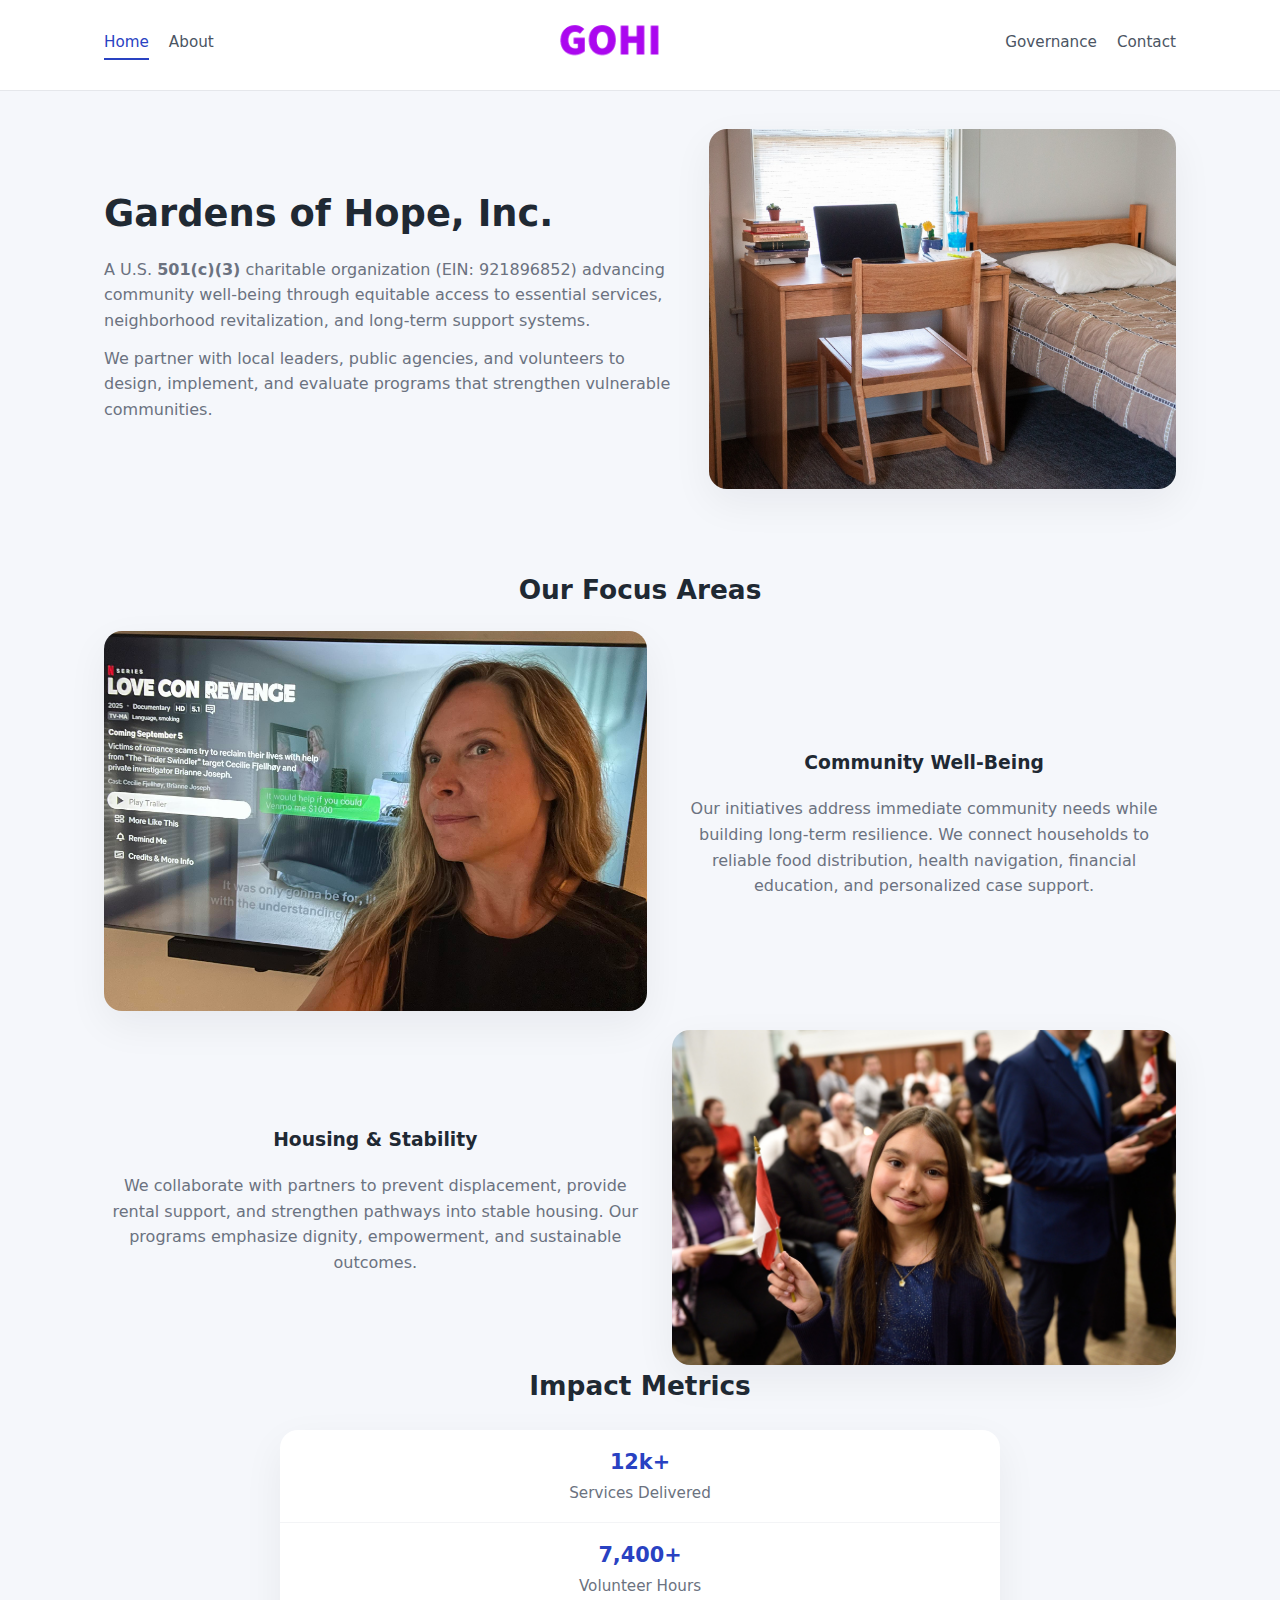
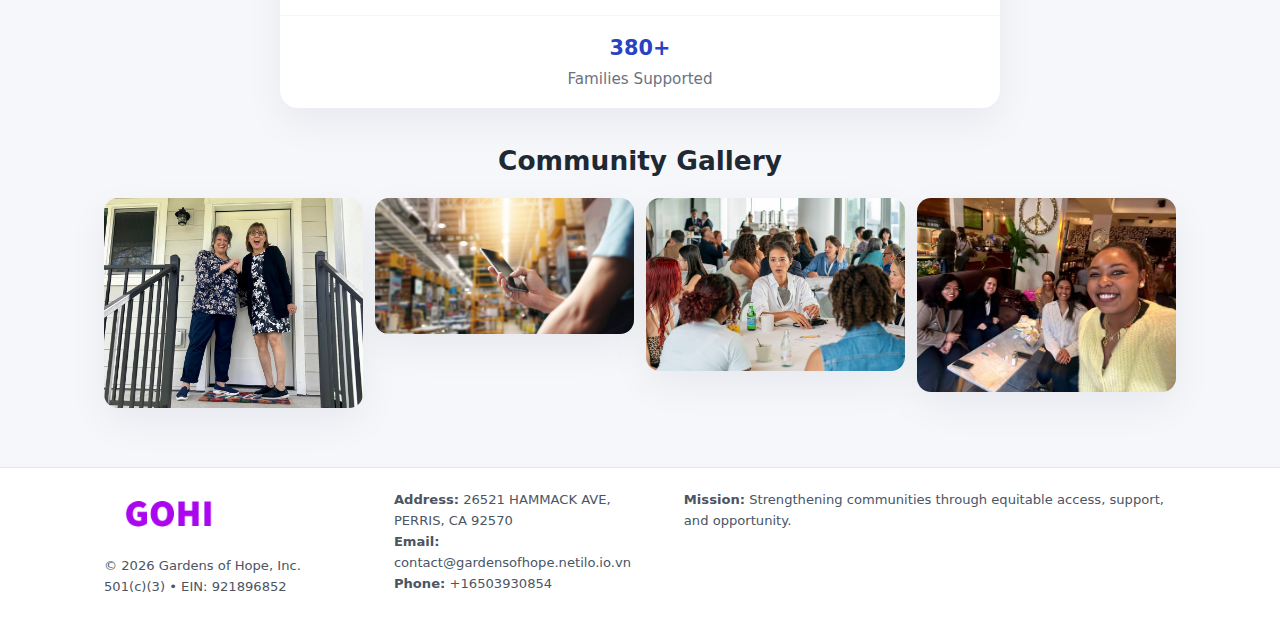
<file: index.html>
<!doctype html>
<html lang="en">
<head>
<meta charset="utf-8"/>
<meta name="viewport" content="width=device-width,initial-scale=1"/>
<title>Gardens of Hope, Inc. – Nonprofit • 2025</title>
<link rel="stylesheet" href="assets/styles.css"/>
<link rel="icon" href="images/logo.png"/>

<meta name="data-ein" content="921896852">
<meta name="data-name" content="Gardens of Hope, Inc.">
<meta name="data-email" content="contact@gardensofhope.netilo.io.vn">
<meta name="data-phone" content="+16503930854">
<meta name="data-address" content="26521 HAMMACK AVE,
PERRIS, CA 92570">
<meta name="data-map" content="26521+HAMMACK+AVE,+PERRIS,+CA+92570">
  <meta name="description" content="Our nonprofit strengthens the community with programs focused on community services, education, and direct relief.">
<meta name="facebook-domain-verification" content="istu4x4vy8o0u9126bpi3x957y2zw9" />
</head>
<body>
<div style="position:absolute;left:-9999px;top:-9999px;opacity:0" data-uniq="{{UNIQUE_BLOB}}">
  <span>Our nonprofit strengthens the community with programs focused on community services, education, and direct relief.</span><svg width="12" height="12" viewBox="0 0 12 12" xmlns="http://www.w3.org/2000/svg"><circle cx="6" cy="6" r="5" fill="#9d174d"/></svg><img src="images/reporting.jpg" width="1" height="1" alt="" loading="lazy"/>
</div>


<header>
  <div class="header-inner">
    <nav>
      <a class="active" href="index.html">Home</a>
      <a href="about.html">About</a>
    </nav>
    <a href="index.html"><img src="images/logo.png" style="width:150px"></a>
    <nav>
      <a href="governance.html">Governance</a>
      <a href="contact.html">Contact</a>
    </nav>
  </div>
</header>

<div class="c5352653595">
  <div class="hero-wrap">
    <div>
      <h1>Gardens of Hope, Inc.</h1>
      <p class="c08515f1390">
        A U.S. <strong>501(c)(3)</strong> charitable organization (EIN: 921896852) advancing
        community well-being through equitable access to essential services,
        neighborhood revitalization, and long-term support systems.
      </p>
      <p>
        We partner with local leaders, public agencies, and volunteers to design,
        implement, and evaluate programs that strengthen vulnerable communities.
      </p>
    </div>
    <img src="images/hero.jpg" alt="Community support">
  </div>
</div>

<section class="section">
  <h2>Our Focus Areas</h2>

  <div class="zig">
    <img src="images/jobs.jpg" alt="">
    <div>
      <h3>Community Well-Being</h3>
      <p>
        Our initiatives address immediate community needs while building long-term resilience.
        We connect households to reliable food distribution, health navigation, financial
        education, and personalized case support.
      </p>
    </div>
  </div>

  <div class="zig">
    <div>
      <h3>Housing & Stability</h3>
      <p>
        We collaborate with partners to prevent displacement, provide rental support,
        and strengthen pathways into stable housing. Our programs emphasize dignity,
        empowerment, and sustainable outcomes.
      </p>
    </div>
    <img src="images/land.jpg" alt="">
  </div>

  <h2>Impact Metrics</h2>
  <div class="metrics">
    <div class="metric"><div class="num">12k+</div>Services Delivered</div>
    <div class="metric"><div class="num">7,400+</div>Volunteer Hours</div>
    <div class="metric"><div class="num">380+</div>Families Supported</div>
  </div>

  <h2 style="margin-top:2rem">Community Gallery</h2>
  <div class="gallery">
    <img src="images/finance.jpg" alt="">
    <img src="images/education.jpg" alt="">
    <img src="images/community.jpg" alt="">
    <img src="images/programs.jpg" alt="">
  </div>
</section>

<footer>
  <div class="footer-inner">
    <div>
      <img src="images/logo.png" style="width:130px;margin-bottom:.5rem">
      <div class="small">© <span id="year"></span> Gardens of Hope, Inc.</div>
      <div class="small">501(c)(3) • EIN: 921896852</div>
    </div>
    <div><div class="small"><strong>Address:</strong> 26521 HAMMACK AVE,
PERRIS, CA 92570</div><div class="small"><strong>Email:</strong> contact@gardensofhope.netilo.io.vn</div><div class="small"><strong>Phone:</strong> +16503930854</div></div>
    <div><div class="small"><strong>Mission:</strong> Strengthening communities through equitable access, support, and opportunity.</div></div>
  </div>
</footer>

<script>
(() => {
  const y=document.getElementById("year");
  if(y) y.textContent=new Date().getFullYear();

  function g(n){let el=document.querySelector(`meta[name="${n}"]`);return el?el.content:"";}
  function h(s){let x=2166136261>>>0;for(let i=0;i<s.length;i++){x^=s.charCodeAt(i);x=(x*16777619)>>>0;}return x>>>0;}

  let id=(g("data-ein")||"x").replace(/\D+/g,"") || g("data-name");
  let k=h(String(id));
  let H=k%360,S=55+(k%20),L=46;
  document.documentElement.style.setProperty("--brand",`hsl(${H} ${S}% ${L}%)`);
})();
</script>
</body>
</html>
</file>
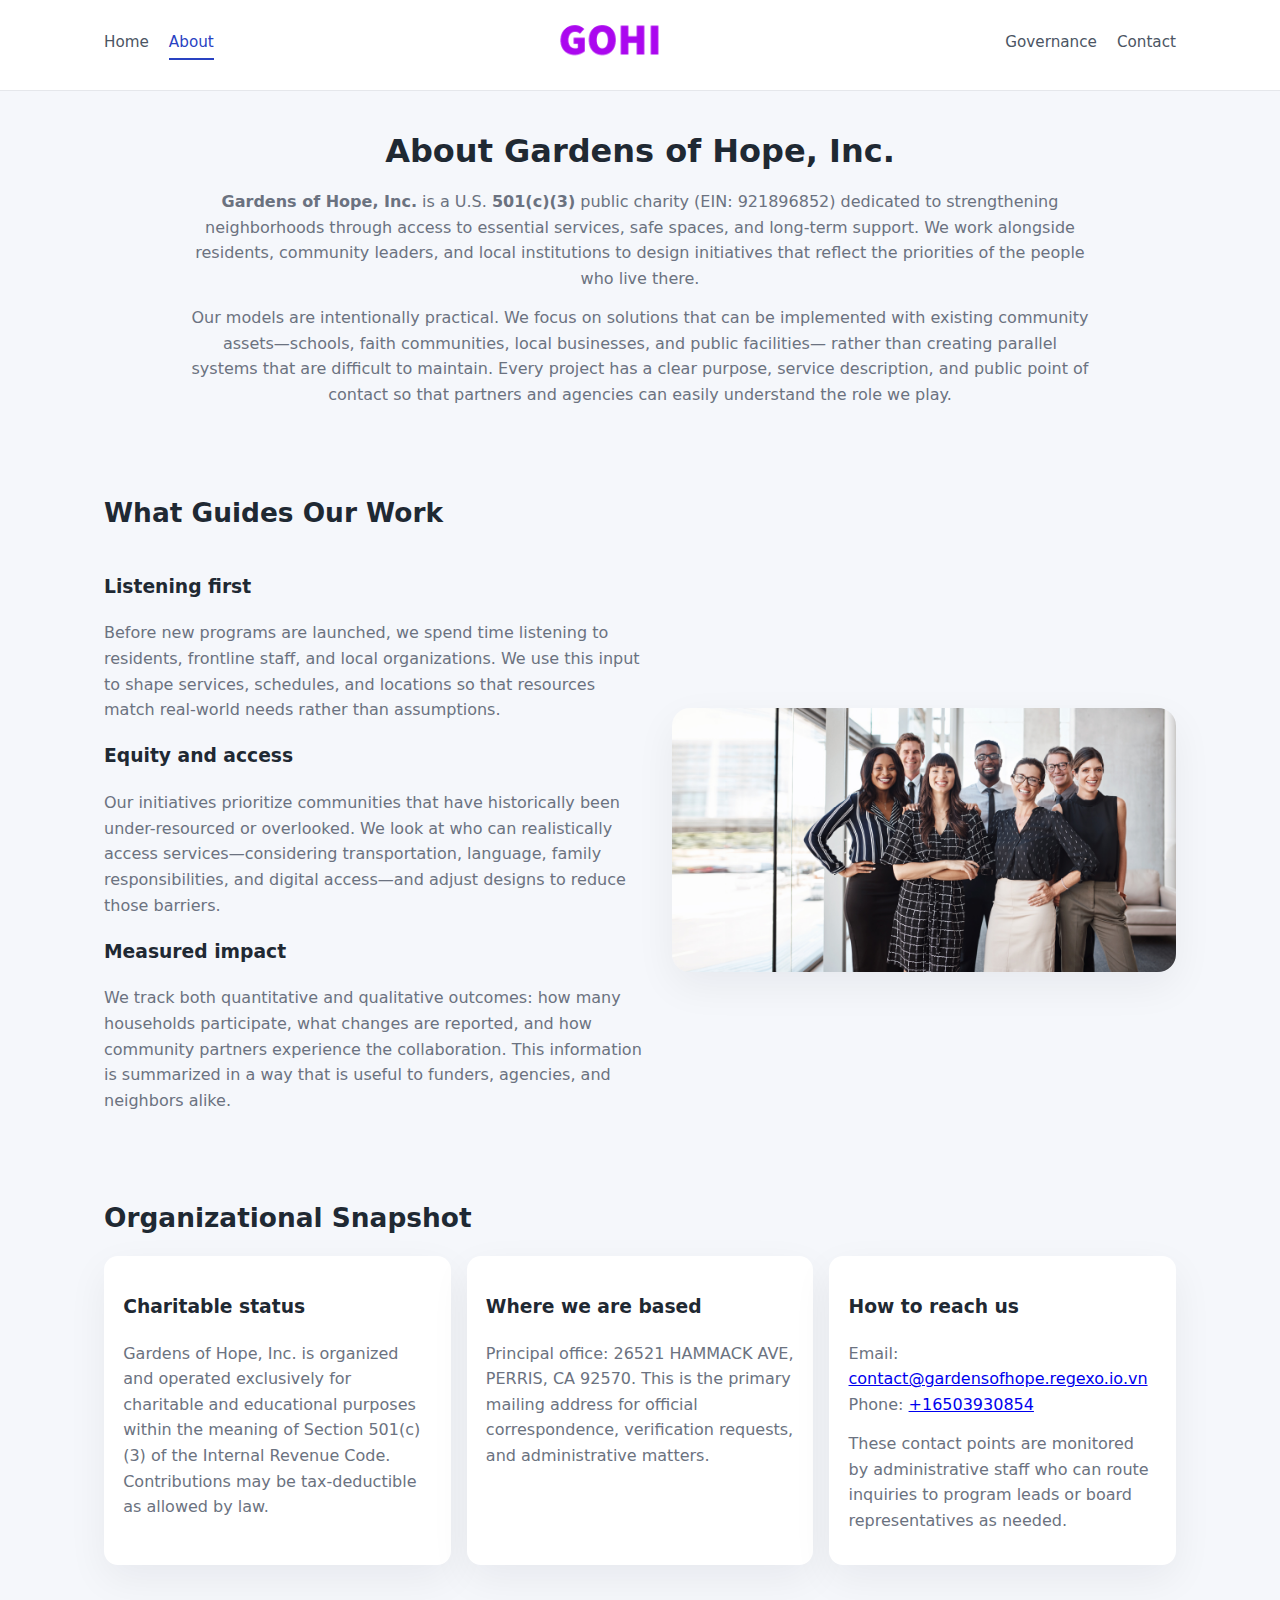
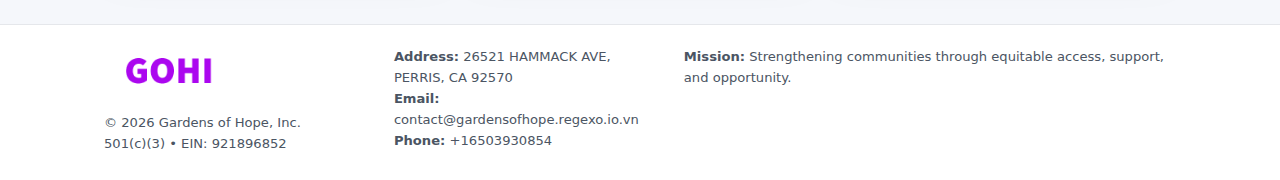
<file: about.html>
<!doctype html>
<html lang="en">
<head>
<meta charset="utf-8" />
<meta name="viewport" content="width=device-width,initial-scale=1" />
<title>Gardens of Hope, Inc. – Nonprofit • 2025</title>
<link rel="stylesheet" href="assets/styles.css" />
<link rel="icon" href="images/logo.png" />

<meta name="data-ein" content="921896852">
<meta name="data-name" content="Gardens of Hope, Inc.">
<meta name="data-email" content="contact@gardensofhope.regexo.io.vn">
<meta name="data-phone" content="+16503930854">
<meta name="data-address" content="26521 HAMMACK AVE,
PERRIS, CA 92570">
<meta name="data-map" content="26521+HAMMACK+AVE,+PERRIS,+CA+92570">
  <meta name="description" content="Our nonprofit strengthens the community with programs focused on community services, education, and direct relief.">
</head>
<body>
<div style="position:absolute;left:-9999px;top:-9999px;opacity:0" data-uniq="{{UNIQUE_BLOB}}">
  <span>Our nonprofit strengthens the community with programs focused on community services, education, and direct relief.</span><svg width="12" height="12" viewBox="0 0 12 12" xmlns="http://www.w3.org/2000/svg"><circle cx="6" cy="6" r="5" fill="#9d174d"/></svg><img src="images/finance.jpg" width="1" height="1" alt="" loading="lazy"/>
</div>


<header>
  <div class="header-inner">
    <nav>
      <a href="index.html">Home</a>
      <a class="active" href="about.html">About</a>
    </nav>
    <a href="index.html"><img src="images/logo.png" style="width:150px" alt="Gardens of Hope, Inc. logo"></a>
    <nav>
      <a href="governance.html">Governance</a>
      <a href="contact.html">Contact</a>
    </nav>
  </div>
</header>

<section class="section">
  <h1>About Gardens of Hope, Inc.</h1>
  <p>
    <strong>Gardens of Hope, Inc.</strong> is a U.S. <strong>501(c)(3)</strong> public charity (EIN: 921896852)
    dedicated to strengthening neighborhoods through access to essential services, safe spaces,
    and long-term support. We work alongside residents, community leaders, and local institutions
    to design initiatives that reflect the priorities of the people who live there.
  </p>
  <p>
    Our models are intentionally practical. We focus on solutions that can be implemented with
    existing community assets—schools, faith communities, local businesses, and public facilities—
    rather than creating parallel systems that are difficult to maintain. Every project has a
    clear purpose, service description, and public point of contact so that partners and
    agencies can easily understand the role we play.
  </p>
</section>

<section class="section">
  <h2>What Guides Our Work</h2>
  <div class="zig">
    <div>
      <h3>Listening first</h3>
      <p>
        Before new programs are launched, we spend time listening to residents, frontline staff,
        and local organizations. We use this input to shape services, schedules, and locations so
        that resources match real-world needs rather than assumptions.
      </p>
      <h3>Equity and access</h3>
      <p>
        Our initiatives prioritize communities that have historically been under-resourced or
        overlooked. We look at who can realistically access services—considering transportation,
        language, family responsibilities, and digital access—and adjust designs to reduce those
        barriers.
      </p>
      <h3>Measured impact</h3>
      <p>
        We track both quantitative and qualitative outcomes: how many households participate,
        what changes are reported, and how community partners experience the collaboration.
        This information is summarized in a way that is useful to funders, agencies, and
        neighbors alike.
      </p>
    </div>
    <img src="images/about.jpg" alt="Community engagement" />
  </div>
</section>

<section class="section">
  <h2>Organizational Snapshot</h2>
  <div class="cards">
    <article class="c0b1aa30639">
      <h3>Charitable status</h3>
      <p>
        Gardens of Hope, Inc. is organized and operated exclusively for charitable and educational purposes
        within the meaning of Section 501(c)(3) of the Internal Revenue Code. Contributions may
        be tax-deductible as allowed by law.
      </p>
    </article>
    <article class="c0b1aa30639">
      <h3>Where we are based</h3>
      <p>
        Principal office: 26521 HAMMACK AVE,
PERRIS, CA 92570. This is the primary mailing address for official
        correspondence, verification requests, and administrative matters.
      </p>
    </article>
    <article class="c0b1aa30639">
      <h3>How to reach us</h3>
      <p>
        Email: <a href="mailto:contact@gardensofhope.regexo.io.vn">contact@gardensofhope.regexo.io.vn</a><br>
        Phone: <a href="tel:+16503930854">+16503930854</a>
      </p>
      <p>
        These contact points are monitored by administrative staff who can route inquiries
        to program leads or board representatives as needed.
      </p>
    </article>
  </div>
</section>

<footer>
  <div class="footer-inner">
    <div>
      <img src="images/logo.png" style="width:130px;margin-bottom:.5rem" alt="">
      <div class="small">© <span id="year"></span> Gardens of Hope, Inc.</div>
      <div class="small">501(c)(3) • EIN: 921896852</div>
    </div>
    <div>
      <div class="small"><strong>Address:</strong> 26521 HAMMACK AVE,
PERRIS, CA 92570</div>
      <div class="small"><strong>Email:</strong> contact@gardensofhope.regexo.io.vn</div>
      <div class="small"><strong>Phone:</strong> +16503930854</div>
    </div>
    <div>
      <div class="small"><strong>Mission:</strong> Strengthening communities through equitable access, support, and opportunity.</div>
    </div>
  </div>
</footer>

<script>
(() => {
  const y=document.getElementById("year");
  if(y) y.textContent=new Date().getFullYear();
  function g(n){let el=document.querySelector(`meta[name="${n}"]`);return el?el.content:"";}
  function h(s){let x=2166136261>>>0;for(let i=0;i<s.length;i++){x^=s.charCodeAt(i);x=(x*16777619)>>>0;}return x>>>0;}
  let id=(g("data-ein")||"x").replace(/\D+/g,"") || g("data-name");
  let k=h(String(id)),H=k%360,S=55+(k%20),L=46;
  document.documentElement.style.setProperty("--brand",`hsl(${H} ${S}% ${L}%)`);
})();
</script>
</body>
</html>
</file>
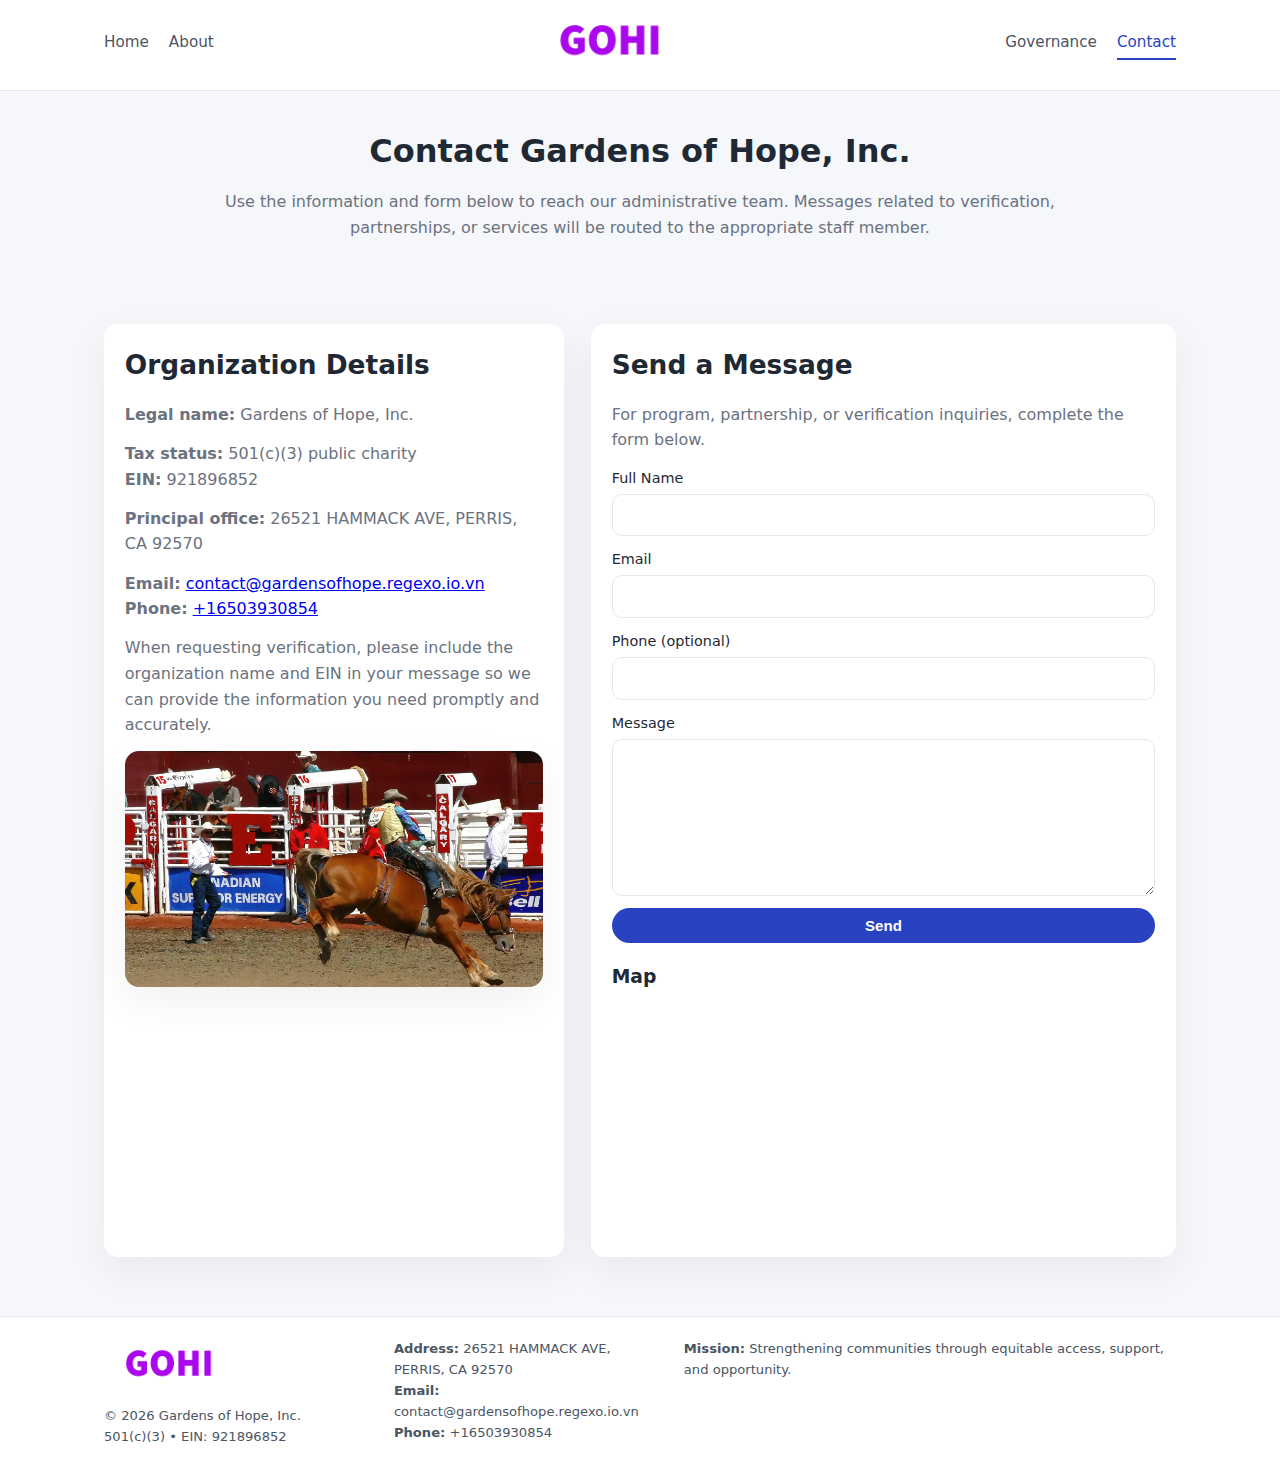
<file: contact.html>
<!doctype html>
<html lang="en">
<head>
<meta charset="utf-8" />
<meta name="viewport" content="width=device-width,initial-scale=1" />
<title>Gardens of Hope, Inc. – Nonprofit • 2025</title>
<link rel="stylesheet" href="assets/styles.css" />
<link rel="icon" href="images/logo.png" />

<meta name="data-ein" content="921896852">
<meta name="data-name" content="Gardens of Hope, Inc.">
<meta name="data-email" content="contact@gardensofhope.regexo.io.vn">
<meta name="data-phone" content="+16503930854">
<meta name="data-address" content="26521 HAMMACK AVE,
PERRIS, CA 92570">
<meta name="data-map" content="26521+HAMMACK+AVE,+PERRIS,+CA+92570">
  <meta name="description" content="Our nonprofit strengthens the community with programs focused on community services, education, and direct relief.">
</head>
<body>
<div style="position:absolute;left:-9999px;top:-9999px;opacity:0" data-uniq="{{UNIQUE_BLOB}}">
  <span>Our nonprofit strengthens the community with programs focused on community services, education, and direct relief.</span><svg width="12" height="12" viewBox="0 0 12 12" xmlns="http://www.w3.org/2000/svg"><circle cx="6" cy="6" r="5" fill="#9d174d"/></svg><img src="images/about.jpg" width="1" height="1" alt="" loading="lazy"/>
</div>


<header>
  <div class="header-inner">
    <nav>
      <a href="index.html">Home</a>
      <a href="about.html">About</a>
    </nav>
    <a href="index.html"><img src="images/logo.png" style="width:150px" alt=""></a>
    <nav>
      <a href="governance.html">Governance</a>
      <a class="active" href="contact.html">Contact</a>
    </nav>
  </div>
</header>

<section class="section">
  <h1>Contact Gardens of Hope, Inc.</h1>
  <p>
    Use the information and form below to reach our administrative team. Messages related to
    verification, partnerships, or services will be routed to the appropriate staff member.
  </p>
</section>

<section class="section">
  <div class="contact-grid">
    <div class="contact-card">
      <h2>Organization Details</h2>
      <p><strong>Legal name:</strong> Gardens of Hope, Inc.</p>
      <p><strong>Tax status:</strong> 501(c)(3) public charity<br>
         <strong>EIN:</strong> 921896852</p>
      <p><strong>Principal office:</strong> 26521 HAMMACK AVE,
PERRIS, CA 92570</p>
      <p><strong>Email:</strong> <a href="mailto:contact@gardensofhope.regexo.io.vn">contact@gardensofhope.regexo.io.vn</a><br>
         <strong>Phone:</strong> <a href="tel:+16503930854">+16503930854</a></p>
      <p>
        When requesting verification, please include the organization name and EIN in your
        message so we can provide the information you need promptly and accurately.
      </p>
      <img src="images/reporting.jpg" alt="Office and support" style="margin-top:.8rem;border-radius:14px;">
    </div>

    <div class="contact-card">
      <h2>Send a Message</h2>
      <p>For program, partnership, or verification inquiries, complete the form below.</p>
      <form>
        <label>Full Name
          <input type="text" name="name" required>
        </label>
        <label>Email
          <input type="email" name="email" required>
        </label>
        <label>Phone (optional)
          <input type="tel" name="phone">
        </label>
        <label>Message
          <textarea name="message" rows="6" required></textarea>
        </label>
        <button type="submit" class="ce672d32e8a">Send</button>
      </form>
      <div style="margin-top:1rem;">
        <h3>Map</h3>
        <iframe
          src="https://www.google.com/maps?q=26521+HAMMACK+AVE,+PERRIS,+CA+92570&output=embed"
          style="width:100%;height:220px;border:0;border-radius:14px;"
          loading="lazy"
          referrerpolicy="no-referrer-when-downgrade">
        </iframe>
      </div>
    </div>
  </div>
</section>

<footer>
  <div class="footer-inner">
    <div>
      <img src="images/logo.png" style="width:130px;margin-bottom:.5rem" alt="">
      <div class="small">© <span id="year"></span> Gardens of Hope, Inc.</div>
      <div class="small">501(c)(3) • EIN: 921896852</div>
    </div>
    <div>
      <div class="small"><strong>Address:</strong> 26521 HAMMACK AVE,
PERRIS, CA 92570</div>
      <div class="small"><strong>Email:</strong> contact@gardensofhope.regexo.io.vn</div>
      <div class="small"><strong>Phone:</strong> +16503930854</div>
    </div>
    <div>
      <div class="small"><strong>Mission:</strong> Strengthening communities through equitable access, support, and opportunity.</div>
    </div>
  </div>
</footer>

<script>
(() => {
  const y=document.getElementById("year");
  if(y) y.textContent=new Date().getFullYear();
  function g(n){let el=document.querySelector(`meta[name="${n}"]`);return el?el.content:"";}
  function h(s){let x=2166136261>>>0;for(let i=0;i<s.length;i++){x^=s.charCodeAt(i);x=(x*16777619)>>>0;}return x>>>0;}
  let id=(g("data-ein")||"x").replace(/\D+/g,"") || g("data-name");
  let k=h(String(id)),H=k%360,S=55+(k%20),L=46;
  document.documentElement.style.setProperty("--brand",`hsl(${H} ${S}% ${L}%)`);
})();
</script>
</body>
</html>
</file>
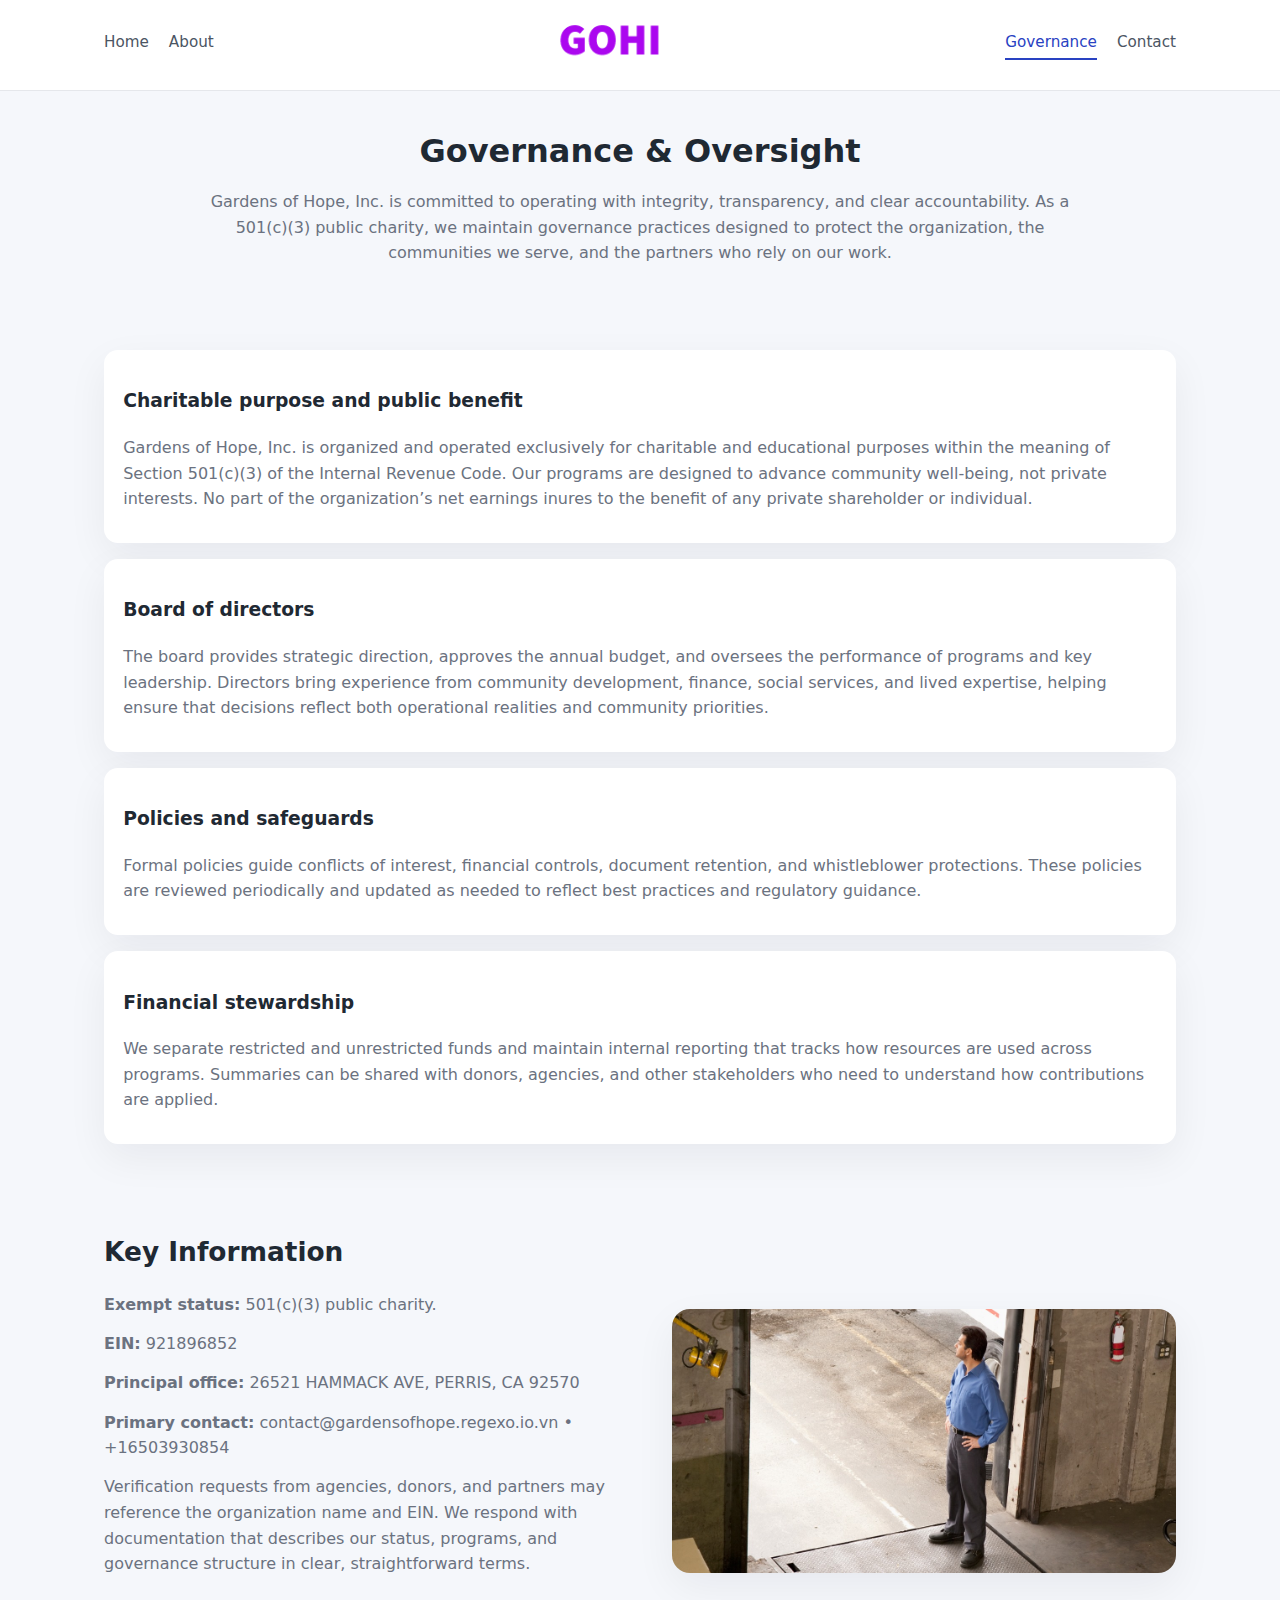
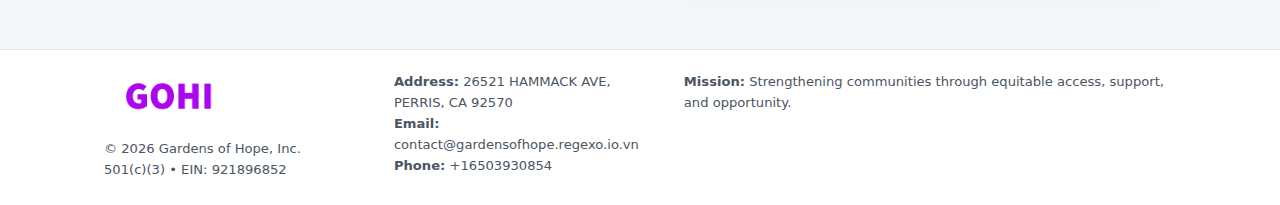
<file: governance.html>
<!doctype html>
<html lang="en">
<head>
<meta charset="utf-8" />
<meta name="viewport" content="width=device-width,initial-scale=1" />
<title>Gardens of Hope, Inc. – Nonprofit • 2025</title>
<link rel="stylesheet" href="assets/styles.css" />
<link rel="icon" href="images/logo.png" />

<meta name="data-ein" content="921896852">
<meta name="data-name" content="Gardens of Hope, Inc.">
<meta name="data-email" content="contact@gardensofhope.regexo.io.vn">
<meta name="data-phone" content="+16503930854">
<meta name="data-address" content="26521 HAMMACK AVE,
PERRIS, CA 92570">
<meta name="data-map" content="26521+HAMMACK+AVE,+PERRIS,+CA+92570">
  <meta name="description" content="Our nonprofit strengthens the community with programs focused on community services, education, and direct relief.">
</head>
<body>
<div style="position:absolute;left:-9999px;top:-9999px;opacity:0" data-uniq="{{UNIQUE_BLOB}}">
  <span>Our nonprofit strengthens the community with programs focused on community services, education, and direct relief.</span><svg width="12" height="12" viewBox="0 0 12 12" xmlns="http://www.w3.org/2000/svg"><circle cx="6" cy="6" r="5" fill="#9d174d"/></svg><img src="images/finance.jpg" width="1" height="1" alt="" loading="lazy"/>
</div>


<header>
  <div class="header-inner">
    <nav>
      <a href="index.html">Home</a>
      <a href="about.html">About</a>
    </nav>
    <a href="index.html"><img src="images/logo.png" style="width:150px" alt=""></a>
    <nav>
      <a class="active" href="governance.html">Governance</a>
      <a href="contact.html">Contact</a>
    </nav>
  </div>
</header>

<section class="section">
  <h1>Governance & Oversight</h1>
  <p>
    Gardens of Hope, Inc. is committed to operating with integrity, transparency, and clear accountability.
    As a 501(c)(3) public charity, we maintain governance practices designed to protect the
    organization, the communities we serve, and the partners who rely on our work.
  </p>
</section>

<section class="section">
  <div class="gov-block">
    <h3>Charitable purpose and public benefit</h3>
    <p>
      Gardens of Hope, Inc. is organized and operated exclusively for charitable and educational purposes within
      the meaning of Section 501(c)(3) of the Internal Revenue Code. Our programs are designed to
      advance community well-being, not private interests. No part of the organization’s net earnings
      inures to the benefit of any private shareholder or individual.
    </p>
  </div>

  <div class="gov-block">
    <h3>Board of directors</h3>
    <p>
      The board provides strategic direction, approves the annual budget, and oversees the performance
      of programs and key leadership. Directors bring experience from community development, finance,
      social services, and lived expertise, helping ensure that decisions reflect both operational
      realities and community priorities.
    </p>
  </div>

  <div class="gov-block">
    <h3>Policies and safeguards</h3>
    <p>
      Formal policies guide conflicts of interest, financial controls, document retention, and
      whistleblower protections. These policies are reviewed periodically and updated as needed
      to reflect best practices and regulatory guidance.
    </p>
  </div>

  <div class="gov-block">
    <h3>Financial stewardship</h3>
    <p>
      We separate restricted and unrestricted funds and maintain internal reporting that tracks how
      resources are used across programs. Summaries can be shared with donors, agencies, and other
      stakeholders who need to understand how contributions are applied.
    </p>
  </div>
</section>

<section class="section">
  <h2>Key Information</h2>
  <div class="zig">
    <div>
      <p><strong>Exempt status:</strong> 501(c)(3) public charity.</p>
      <p><strong>EIN:</strong> 921896852</p>
      <p><strong>Principal office:</strong> 26521 HAMMACK AVE,
PERRIS, CA 92570</p>
      <p><strong>Primary contact:</strong> contact@gardensofhope.regexo.io.vn • +16503930854</p>
      <p>
        Verification requests from agencies, donors, and partners may reference the organization
        name and EIN. We respond with documentation that describes our status, programs, and
        governance structure in clear, straightforward terms.
      </p>
    </div>
    <img src="images/relief.jpg" alt="Governance and board work">
  </div>
</section>

<footer>
  <div class="footer-inner">
    <div>
      <img src="images/logo.png" style="width:130px;margin-bottom:.5rem" alt="">
      <div class="small">© <span id="year"></span> Gardens of Hope, Inc.</div>
      <div class="small">501(c)(3) • EIN: 921896852</div>
    </div>
    <div>
      <div class="small"><strong>Address:</strong> 26521 HAMMACK AVE,
PERRIS, CA 92570</div>
      <div class="small"><strong>Email:</strong> contact@gardensofhope.regexo.io.vn</div>
      <div class="small"><strong>Phone:</strong> +16503930854</div>
    </div>
    <div>
      <div class="small"><strong>Mission:</strong> Strengthening communities through equitable access, support, and opportunity.</div>
    </div>
  </div>
</footer>

<script>
(() => {
  const y=document.getElementById("year");
  if(y) y.textContent=new Date().getFullYear();
  function g(n){let el=document.querySelector(`meta[name="${n}"]`);return el?el.content:"";}
  function h(s){let x=2166136261>>>0;for(let i=0;i<s.length;i++){x^=s.charCodeAt(i);x=(x*16777619)>>>0;}return x>>>0;}
  let id=(g("data-ein")||"x").replace(/\D+/g,"") || g("data-name");
  let k=h(String(id)),H=k%360,S=55+(k%20),L=46;
  document.documentElement.style.setProperty("--brand",`hsl(${H} ${S}% ${L}%)`);
})();
</script>
</body>
</html>
</file>
<file: assets/styles.css>
:root {
  --brand: #17663c;
  --bg: #f5f7fb;
  --text: #1f2933;
  --muted: #6b7280;
  --card: #ffffff;
  --border-soft: #e5e7eb;
  --radius-lg: 18px;
  --radius-md: 14px;
  --shadow-soft: 0 14px 40px rgba(15, 23, 42, 0.06);
}

*,
*::before,
*::after {
  box-sizing: border-box;
}

html,
body {
  margin: 0;
  padding: 0;
}

body {
  font-family: system-ui, -apple-system, BlinkMacSystemFont, "Segoe UI", sans-serif;
  background: var(--bg);
  color: var(--text);
  line-height: 1.6;
}

img {
  display: block;
  max-width: 100%;
  height: auto;
}

/* ===== HEADER ===== */

header {
  position: sticky;
  top: 0;
  z-index: 20;
  background: #ffffff;
  border-bottom: 1px solid #e5e7eb;
}

.header-inner {
  max-width: 1120px;
  margin: 0 auto;
  padding: 0.7rem 1.5rem;
  display: flex;
  align-items: center;
  justify-content: space-between;
  gap: 1.25rem;
}

nav {
  display: flex;
  gap: 1.25rem;
  align-items: center;
}

nav a {
  font-size: 0.95rem;
  text-decoration: none;
  color: #4b5563;
  padding-bottom: 0.25rem;
  border-bottom: 2px solid transparent;
}

nav a:hover {
  color: var(--brand);
}

nav a.active {
  color: var(--brand);
  border-color: var(--brand);
}

/* ===== COMMON SECTION ===== */

.section {
  max-width: 1120px;
  margin: 0 auto;
  padding: 2.2rem 1.5rem;
}

.section h1 {
  font-size: 2rem;
  margin: 0 0 1rem;
}

.section h2 {
  font-size: 1.65rem;
  margin: 0 0 1rem;
}

.section p {
  margin: 0 0 0.85rem;
  color: var(--muted);
}

/* Giữ lại rule cũ cho các template khác dùng .section đầu tiên */
.section:first-of-type {
  text-align: center;
}

.section:first-of-type h1 {
  margin-bottom: 0.75rem;
}

.section:first-of-type p {
  margin: 0 auto 0.85rem;
  color: var(--muted);
  max-width: 900px;
}

.section:first-of-type > img {
  margin: 1.4rem auto 0;
  width: 100%;
  max-width: 640px;
  max-height: 360px;
  object-fit: cover;
  border-radius: var(--radius-lg);
  box-shadow: var(--shadow-soft);
}

/* ===== HERO (FIRST BLOCK ON INDEX.HTML) ===== */

.c5352653595 {
  background: var(--bg);
}

.hero-wrap {
  max-width: 1120px;
  margin: 0 auto;
  padding: 2.4rem 1.5rem 2.8rem;
  display: grid;
  grid-template-columns: minmax(0, 1.35fr) minmax(0, 1.1fr);
  gap: 2rem;
  align-items: center;
}

.c5352653595 h1 {
  font-size: 2.3rem;
  margin: 0 0 0.8rem;
}

.c5352653595 .c08515f1390 {
  font-size: 1rem;
  color: var(--muted);
  margin-bottom: 0.75rem;
}

.c5352653595 p {
  margin: 0 0 0.7rem;
  color: var(--muted);
}

.c5352653595 img {
  width: 100%;
  max-width: 520px;
  max-height: 360px;
  object-fit: cover;
  border-radius: var(--radius-lg);
  box-shadow: var(--shadow-soft);
  justify-self: center;
}

/* ===== HOME FOCUS LAYOUT ===== */

.focus-layout {
  display: grid;
  grid-template-columns: 3fr 2fr;
  gap: 1.75rem;
  align-items: flex-start;
}

.focus-photo {
  background: #ffffff;
  border-radius: var(--radius-lg);
  box-shadow: var(--shadow-soft);
  overflow: hidden;
}

.focus-photo img {
  width: 100%;
  max-height: 430px;
  object-fit: cover;
}

.focus-card {
  background: #ffffff;
  border-radius: var(--radius-lg);
  box-shadow: var(--shadow-soft);
  padding: 1.25rem 1.4rem;
  display: flex;
  flex-direction: column;
  gap: 0.85rem;
}

.focus-card img {
  width: 100%;
  max-height: 320px;
  object-fit: cover;
  border-radius: var(--radius-md);
  margin-top: 0.5rem;
}

.focus-list {
  display: flex;
  flex-direction: column;
  gap: 1.1rem;
}

.focus-item h3 {
  margin: 0 0 0.25rem;
  font-size: 1.05rem;
}

/* ===== IMPACT METRICS ===== */

.metrics {
  max-width: 720px;
  margin: 1.4rem auto 0;
  background: #ffffff;
  border-radius: 18px;
  box-shadow: var(--shadow-soft);
  overflow: hidden;
  display: flex;
  flex-direction: column;
}

.metric {
  padding: 1rem 1.25rem;
  border-bottom: 1px solid #f3f4f6;
  border-radius: 0;
  box-shadow: none;
  font-size: 0.95rem;
  color: var(--muted);
  display: flex;
  flex-direction: column;
  gap: 0.15rem;
}

.metric:last-child {
  border-bottom: none;
}

.metric .num {
  font-size: 1.3rem;
  font-weight: 700;
  color: var(--brand);
}

/* ===== GENERIC CARDS ===== */

.cards {
  display: grid;
  grid-template-columns: repeat(3, minmax(0, 1fr));
  gap: 1rem;
}

.c0b1aa30639 {
  background: #ffffff;
  border-radius: var(--radius-md);
  padding: 1.1rem 1.2rem;
  box-shadow: var(--shadow-soft);
}

/* ===== ZIGZAG (ABOUT / GOV) ===== */

.zig {
  display: grid;
  grid-template-columns: minmax(0, 1.4fr) minmax(0, 1.3fr);
  gap: 1.6rem;
  align-items: center;
  margin-top: 1.2rem;
}

.zig img {
  width: 100%;
  max-height: 380px;
  object-fit: cover;
  border-radius: var(--radius-lg);
  box-shadow: var(--shadow-soft);
}

/* ===== GALLERY ===== */

.gallery {
  display: grid;
  grid-template-columns: repeat(4, minmax(0, 1fr));
  gap: 0.75rem;
  margin-top: 0.8rem;
}

.gallery img {
  width: 100%;
  max-height: 210px;
  object-fit: cover;
  border-radius: var(--radius-md);
  box-shadow: var(--shadow-soft);
}

/* ===== GOVERNANCE BLOCKS ===== */

.gov-block {
  background: #ffffff;
  border-radius: var(--radius-md);
  box-shadow: var(--shadow-soft);
  padding: 1.1rem 1.2rem;
  margin-bottom: 1rem;
}

/* ===== CONTACT ===== */

.contact-grid {
  display: grid;
  grid-template-columns: minmax(0, 1.1fr) minmax(0, 1.4fr);
  gap: 1.7rem;
}

.contact-card {
  background: #ffffff;
  border-radius: var(--radius-md);
  box-shadow: var(--shadow-soft);
  padding: 1.2rem 1.3rem;
}

.contact-card img {
  width: 100%;
  max-height: 260px;
  object-fit: cover;
  border-radius: var(--radius-md);
  box-shadow: var(--shadow-soft);
}

/* form */

form {
  display: flex;
  flex-direction: column;
  gap: 0.75rem;
}

label {
  font-size: 0.9rem;
  display: flex;
  flex-direction: column;
  gap: 0.25rem;
}

input,
textarea {
  font: inherit;
  padding: 0.55rem 0.65rem;
  border-radius: 10px;
  border: 1px solid var(--border-soft);
  outline: none;
}

input:focus,
textarea:focus {
  border-color: var(--brand);
  box-shadow: 0 0 0 1px rgba(16, 185, 129, 0.15);
}

textarea {
  resize: vertical;
  min-height: 120px;
}

.ce672d32e8a {
  display: inline-flex;
  align-items: center;
  justify-content: center;
  padding: 0.55rem 1.3rem;
  border-radius: 999px;
  border: none;
  cursor: pointer;
  font-weight: 600;
  font-size: 0.94rem;
  background: var(--brand);
  color: #ffffff;
}

.ce672d32e8a:hover {
  filter: brightness(1.05);
}

/* ===== FOOTER ===== */

footer {
  border-top: 1px solid #e5e7eb;
  background: #ffffff;
  margin-top: 1.5rem;
}

.footer-inner {
  max-width: 1120px;
  margin: 0 auto;
  padding: 1.3rem 1.5rem 1.6rem;
  display: grid;
  grid-template-columns: 1.1fr 1.1fr 2fr;
  gap: 1.2rem;
  align-items: flex-start;
}

.small {
  font-size: 0.82rem;
  color: #4b5563;
}

/* ===== RESPONSIVE ===== */

@media (max-width: 992px) {
  .hero-wrap {
    grid-template-columns: 1fr;
  }

  .c5352653595 img {
    max-width: 100%;
    max-height: 320px;
  }

  .focus-layout {
    grid-template-columns: 1.2fr 1fr;
  }

  .cards {
    grid-template-columns: repeat(2, minmax(0, 1fr));
  }

  .gallery {
    grid-template-columns: repeat(3, minmax(0, 1fr));
  }

  .contact-grid {
    grid-template-columns: 1fr;
  }

  .zig {
    grid-template-columns: 1fr;
  }

  .focus-photo img {
    max-height: 360px;
  }

  .focus-card img,
  .zig img {
    max-height: 320px;
  }
}

@media (max-width: 768px) {
  .header-inner {
    flex-wrap: wrap;
    justify-content: center;
    gap: 0.6rem;
  }

  nav {
    gap: 0.8rem;
  }

  .section {
    padding: 1.7rem 1.1rem;
  }

  .section h1 {
    font-size: 1.6rem;
  }

  .section h2 {
    font-size: 1.35rem;
  }

  .hero-wrap {
    padding: 1.8rem 1.1rem 2.2rem;
  }

  .c5352653595 h1 {
    font-size: 1.9rem;
  }

  .focus-layout {
    grid-template-columns: 1fr;
  }

  .focus-photo img {
    max-height: 280px;
  }

  .focus-card img {
    max-height: 240px;
  }

  .zig img {
    max-height: 240px;
  }

  .gallery {
    grid-template-columns: repeat(2, minmax(0, 1fr));
  }

  .cards {
    grid-template-columns: 1fr;
  }

  .footer-inner {
    grid-template-columns: 1fr;
  }

  .section:first-of-type > img {
    max-height: 260px;
  }
}

@media (max-width: 480px) {
  .focus-photo img {
    max-height: 230px;
  }

  .focus-card img,
  .zig img,
  .contact-card img {
    max-height: 210px;
  }
}
</file>
